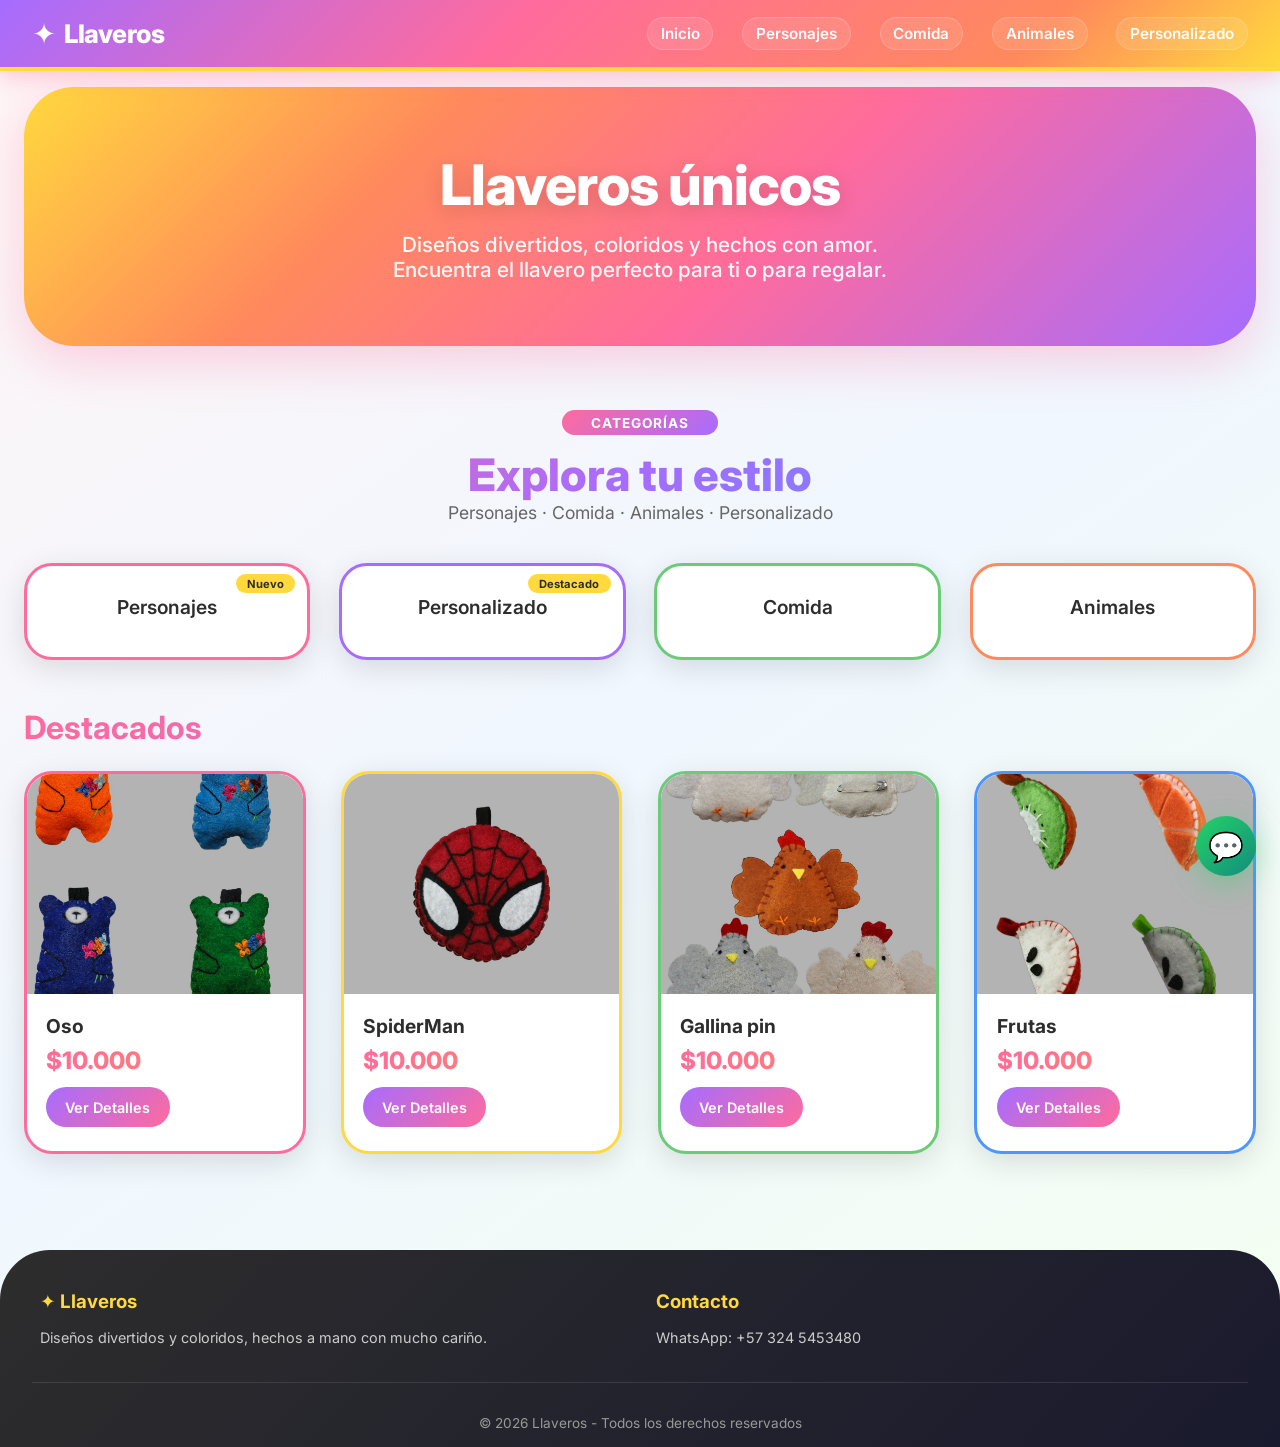
<file: index.html>
<!DOCTYPE html>
<html lang="es">
<head>
  <meta charset="UTF-8" />
  <meta name="viewport" content="width=device-width, initial-scale=1.0" />
  <title>Llaveros · Colección</title>
  <link rel="stylesheet" href="styles.css" />
  <link href="https://fonts.googleapis.com/css2?family=Inter:wght@300;400;600;700;800&display=swap" rel="stylesheet" />
</head>
<body>

<header class="header">
  <a href="index.html" class="header-logo">
    <span class="logo-icon">✦</span>
    <span class="logo-text">Llaveros</span>
  </a>
  <button class="menu-toggle" id="menuToggle">☰</button>
  <nav class="nav" id="navMenu">
    <a href="index.html">Inicio</a>
    <a href="personajes.html">Personajes</a>
    <a href="comida.html">Comida</a>
    <a href="animales.html">Animales</a>
    <a href="personalizado.html">Personalizado</a>
  </nav>
</header>

<!-- HERO -->
<section class="hero">
  <h2>Llaveros <span class="destacar">únicos</span></h2>
  <p>Diseños divertidos, coloridos y hechos con amor.<br />Encuentra el llavero perfecto para ti o para regalar.</p>
</section>

<!-- CATEGORÍAS -->
<section class="categorias-section">
  <div class="categorias-header">
    <span class="etiqueta">Categorías</span>
    <h2>Explora tu estilo</h2>
    <p>Personajes · Comida · Animales · Personalizado</p>
  </div>

  <div class="categorias-grid">
    <a href="personajes.html" class="card-categoria">
      <span class="icono-grande">Personajes</span>
      <span class="badge">Nuevo</span>
    </a>
    <a href="personalizado.html" class="card-categoria">
      <span class="icono-grande">Personalizado</span>
      <span class="badge">Destacado</span>
    </a>
    <a href="comida.html" class="card-categoria">
      <span class="icono-grande">Comida</span>
    </a>
    <a href="animales.html" class="card-categoria">
      <span class="icono-grande">Animales</span>
    </a>
  </div>

  <!-- PRODUCTOS DESTACADOS -->
  <h2 style="font-size:2rem; margin: 2.5rem 0 0.5rem; background:linear-gradient(135deg,var(--rosa),var(--morado)); -webkit-background-clip:text; background-clip:text; color:transparent;">
    Destacados
  </h2>
  <div class="productos-grid">
     <div class="producto">
      <img src="ositos.jpg" alt="Oso" />
      <div class="info">
        <h3>Oso</h3>
        <div class="precio">$10.000</div>
        <a href="producto-detalle.html?producto=oso" class="btn">Ver Detalles</a>
      </div>
    </div>
    <div class="producto">
      <img src="spiderm.jpg" alt="spider" />
      <div class="info">
        <h3>SpiderMan</h3>
        <div class="precio">$10.000</div>
        <a href="producto-detalle.html?producto=spider" class="btn">Ver Detalles</a>
      </div>
    </div>
   <div class="producto">
      <img src="pollos.jpg" alt="gallinas" />
      <div class="info">
        <h3>Gallina pin</h3>
        <div class="precio">$10.000</div>
        <a href="producto-detalle.html?producto=gallinas" class="btn">Ver Detalles</a>
      </div>
    </div>
      <div class="producto">
      <img src="fr.jpg" alt="frutas" />
      <div class="info">
        <h3>Frutas</h3>
        <div class="precio">$10.000</div>
        <a href="producto-detalle.html?producto=frutas" class="btn">Ver Detalles</a>
      </div>
    </div>
  </div>
</section>

<footer class="footer">
  <div class="footer-content">
    <div class="footer-section">
      <h3>✦ Llaveros</h3>
      <p>Diseños divertidos y coloridos, hechos a mano con mucho cariño.</p>
    </div>
    <div class="footer-section">
      <h3>Contacto</h3>
      <p>WhatsApp: +57 324 5453480</p>
    </div>
  </div>
  <div class="footer-bottom">
    <p>&copy; 2026 Llaveros - Todos los derechos reservados</p>
  </div>
</footer>

<a href="https://wa.me/573245453480" class="whatsapp" target="_blank">💬</a>

<script src="script.js"></script>
</body>
</html>
</file>
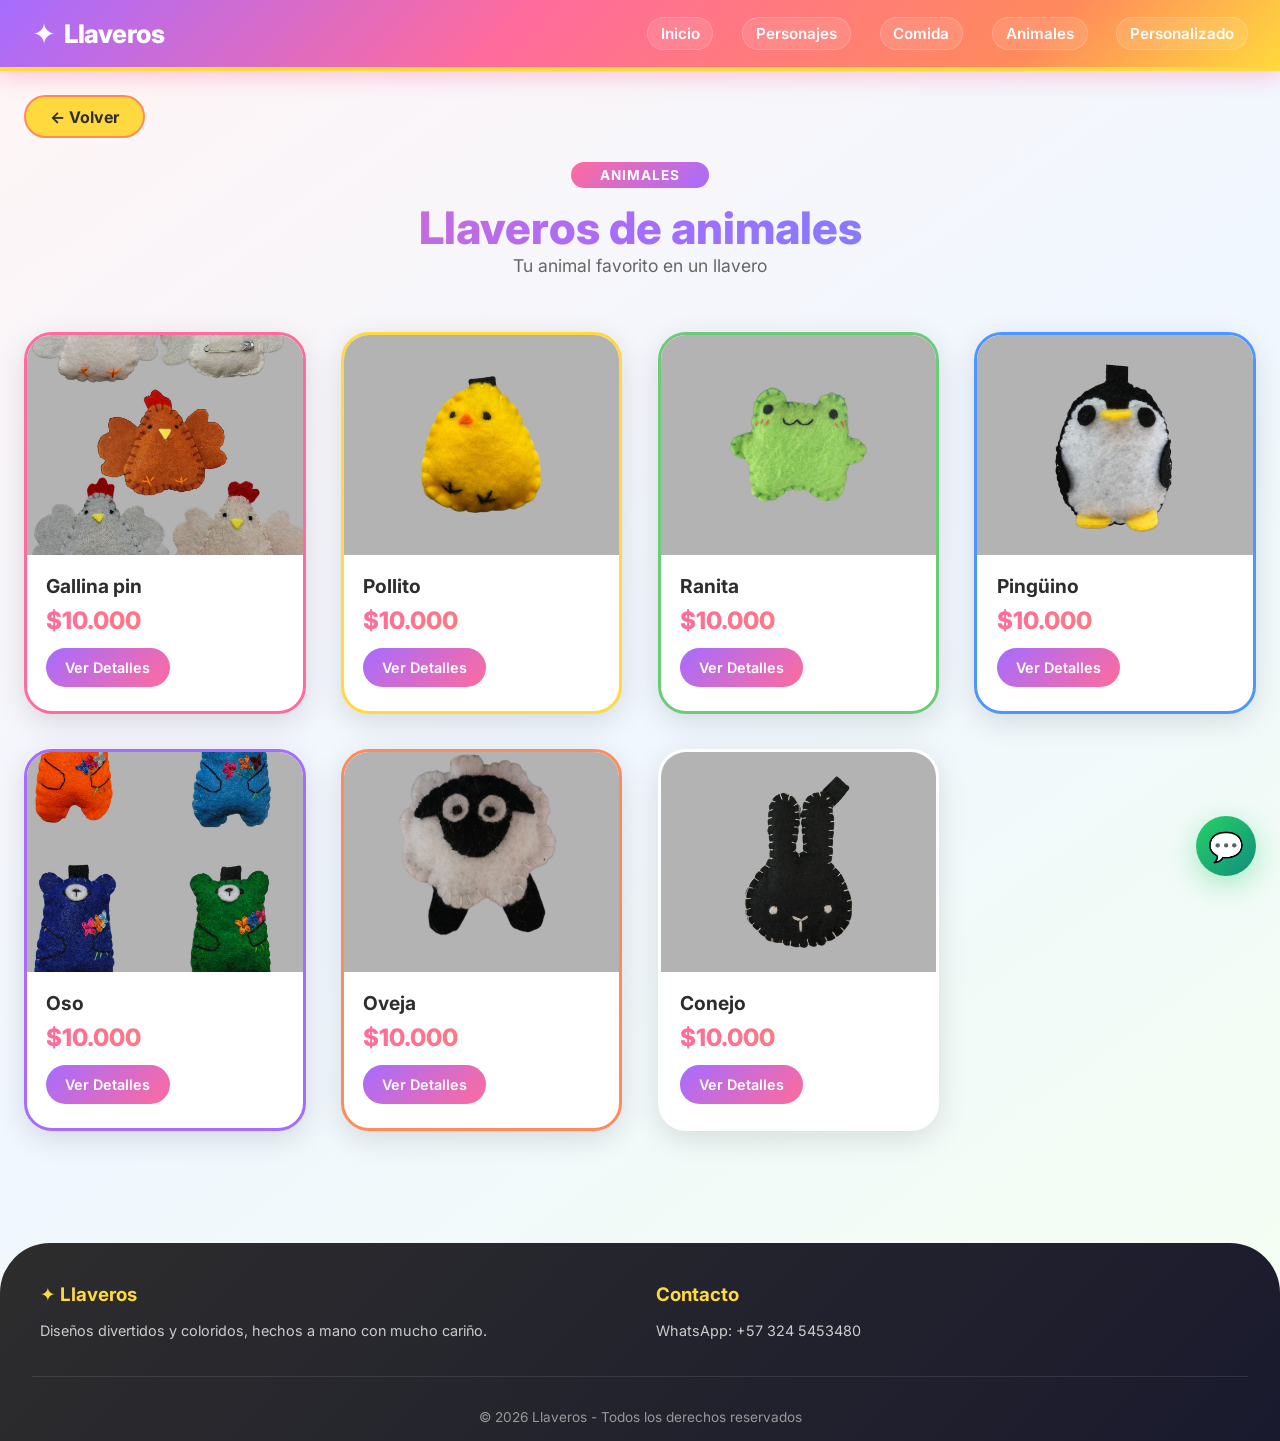
<file: animales.html>
<!DOCTYPE html>
<html lang="es">
<head>
  <meta charset="UTF-8" />
  <meta name="viewport" content="width=device-width, initial-scale=1.0" />
  <title>Animales · Llaveros</title>
  <link rel="stylesheet" href="styles.css" />
  <link href="https://fonts.googleapis.com/css2?family=Inter:wght@300;400;600;700;800&display=swap" rel="stylesheet" />
</head>
<body>

<header class="header">
  <a href="index.html" class="header-logo">
    <span class="logo-icon">✦</span>
    <span class="logo-text">Llaveros</span>
  </a>
  <button class="menu-toggle" id="menuToggle">☰</button>
  <nav class="nav" id="navMenu">
    <a href="index.html">Inicio</a>
    <a href="personajes.html">Personajes</a>
    <a href="comida.html">Comida</a>
    <a href="animales.html">Animales</a>
    <a href="personalizado.html">Personalizado</a>
  </nav>
</header>

<a href="index.html" class="volver">← Volver</a>

<section class="productos-section">
  <div class="categorias-header">
    <span class="etiqueta">Animales</span>
    <h2>Llaveros de animales</h2>
    <p>Tu animal favorito en un llavero</p>
  </div>

  <div class="productos-grid">
    <div class="producto">
      <img src="pollos.jpg" alt="gallinas" />
      <div class="info">
        <h3>Gallina pin</h3>
        <div class="precio">$10.000</div>
        <a href="producto-detalle.html?producto=gallinas" class="btn">Ver Detalles</a>
      </div>
    </div>
      <div class="producto">
      <img src="pollito.jpg" alt="pollito" />
      <div class="info">
        <h3>Pollito</h3>
        <div class="precio">$10.000</div>
        <a href="producto-detalle.html?producto=pollito" class="btn">Ver Detalles</a>
      </div>
    </div>
     <div class="producto">
      <img src="rana.jpg" alt="rana" />
      <div class="info">
        <h3>Ranita</h3>
        <div class="precio">$10.000</div>
        <a href="producto-detalle.html?producto=rana" class="btn">Ver Detalles</a>
      </div>
    </div>
    <div class="producto">
      <img src="ping.jpg" alt="pinguino" />
      <div class="info">
        <h3>Pingüino</h3>
        <div class="precio">$10.000</div>
        <a href="producto-detalle.html?producto=pinguino" class="btn">Ver Detalles</a>
      </div>
    </div>
    <div class="producto">
      <img src="ositos.jpg" alt="Oso" />
      <div class="info">
        <h3>Oso</h3>
        <div class="precio">$10.000</div>
        <a href="producto-detalle.html?producto=oso" class="btn">Ver Detalles</a>
      </div>
    </div>
    <div class="producto">
      <img src="ov.jpg" alt="Oveja" />
      <div class="info">
        <h3>Oveja</h3>
        <div class="precio">$10.000</div>
        <a href="producto-detalle.html?producto=oveja" class="btn">Ver Detalles</a>
      </div>
    </div>
     <div class="producto">
      <img src="conejito.jpg" alt="conejo" />
      <div class="info">
        <h3>Conejo</h3>
        <div class="precio">$10.000</div>
        <a href="producto-detalle.html?producto=conejo" class="btn">Ver Detalles</a>
      </div>
    </div>
  </div>
</section>

<footer class="footer">
  <div class="footer-content">
    <div class="footer-section">
      <h3>✦ Llaveros</h3>
      <p>Diseños divertidos y coloridos, hechos a mano con mucho cariño.</p>
    </div>
    <div class="footer-section">
      <h3>Contacto</h3>
      <p>WhatsApp: +57 324 5453480</p>
    </div>
  </div>
  <div class="footer-bottom">
    <p>&copy; 2026 Llaveros - Todos los derechos reservados</p>
  </div>
</footer>

<a href="https://wa.me/573245453480" class="whatsapp" target="_blank">💬</a>

<script src="script.js"></script>
</body>
</html>
</file>
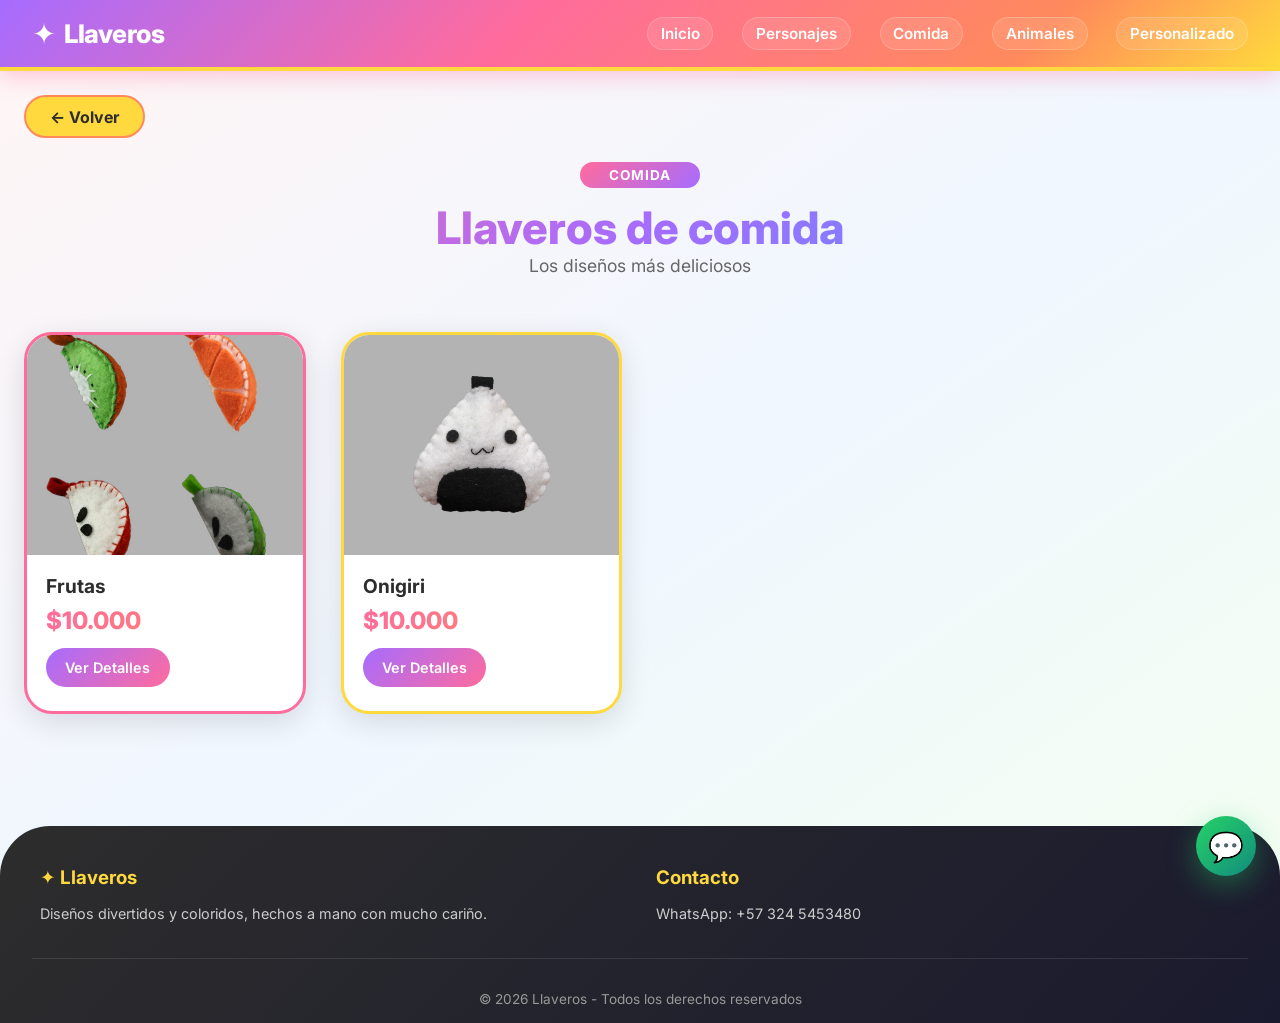
<file: comida.html>
<!DOCTYPE html>
<html lang="es">
<head>
  <meta charset="UTF-8" />
  <meta name="viewport" content="width=device-width, initial-scale=1.0" />
  <title>Comida · Llaveros</title>
  <link rel="stylesheet" href="styles.css" />
  <link href="https://fonts.googleapis.com/css2?family=Inter:wght@300;400;600;700;800&display=swap" rel="stylesheet" />
</head>
<body>

<header class="header">
  <a href="index.html" class="header-logo">
    <span class="logo-icon">✦</span>
    <span class="logo-text">Llaveros</span>
  </a>
  <button class="menu-toggle" id="menuToggle">☰</button>
  <nav class="nav" id="navMenu">
    <a href="index.html">Inicio</a>
    <a href="personajes.html">Personajes</a>
    <a href="comida.html">Comida</a>
    <a href="animales.html">Animales</a>
    <a href="personalizado.html">Personalizado</a>
  </nav>
</header>

<a href="index.html" class="volver">← Volver</a>

<section class="productos-section">
  <div class="categorias-header">
    <span class="etiqueta">Comida</span>
    <h2>Llaveros de comida</h2>
    <p>Los diseños más deliciosos</p>
  </div>

  <div class="productos-grid">
    <div class="producto">
      <img src="fr.jpg" alt="frutas" />
      <div class="info">
        <h3>Frutas</h3>
        <div class="precio">$10.000</div>
        <a href="producto-detalle.html?producto=frutas" class="btn">Ver Detalles</a>
      </div>
    </div>
       <div class="producto">
      <img src="oni.jpg" alt="oni" />
      <div class="info">
        <h3>Onigiri</h3>
        <div class="precio">$10.000</div>
        <a href="producto-detalle.html?producto=oni" class="btn">Ver Detalles</a>
      </div>
    </div>
  </div>
</section>

<footer class="footer">
  <div class="footer-content">
    <div class="footer-section">
      <h3>✦ Llaveros</h3>
      <p>Diseños divertidos y coloridos, hechos a mano con mucho cariño.</p>
    </div>
    <div class="footer-section">
      <h3>Contacto</h3>
      <p>WhatsApp: +57 324 5453480</p>
    </div>
  </div>
  <div class="footer-bottom">
    <p>&copy; 2026 Llaveros - Todos los derechos reservados</p>
  </div>
</footer>

<a href="https://wa.me/573245453480" class="whatsapp" target="_blank">💬</a>

<script src="script.js"></script>
</body>
</html>
</file>
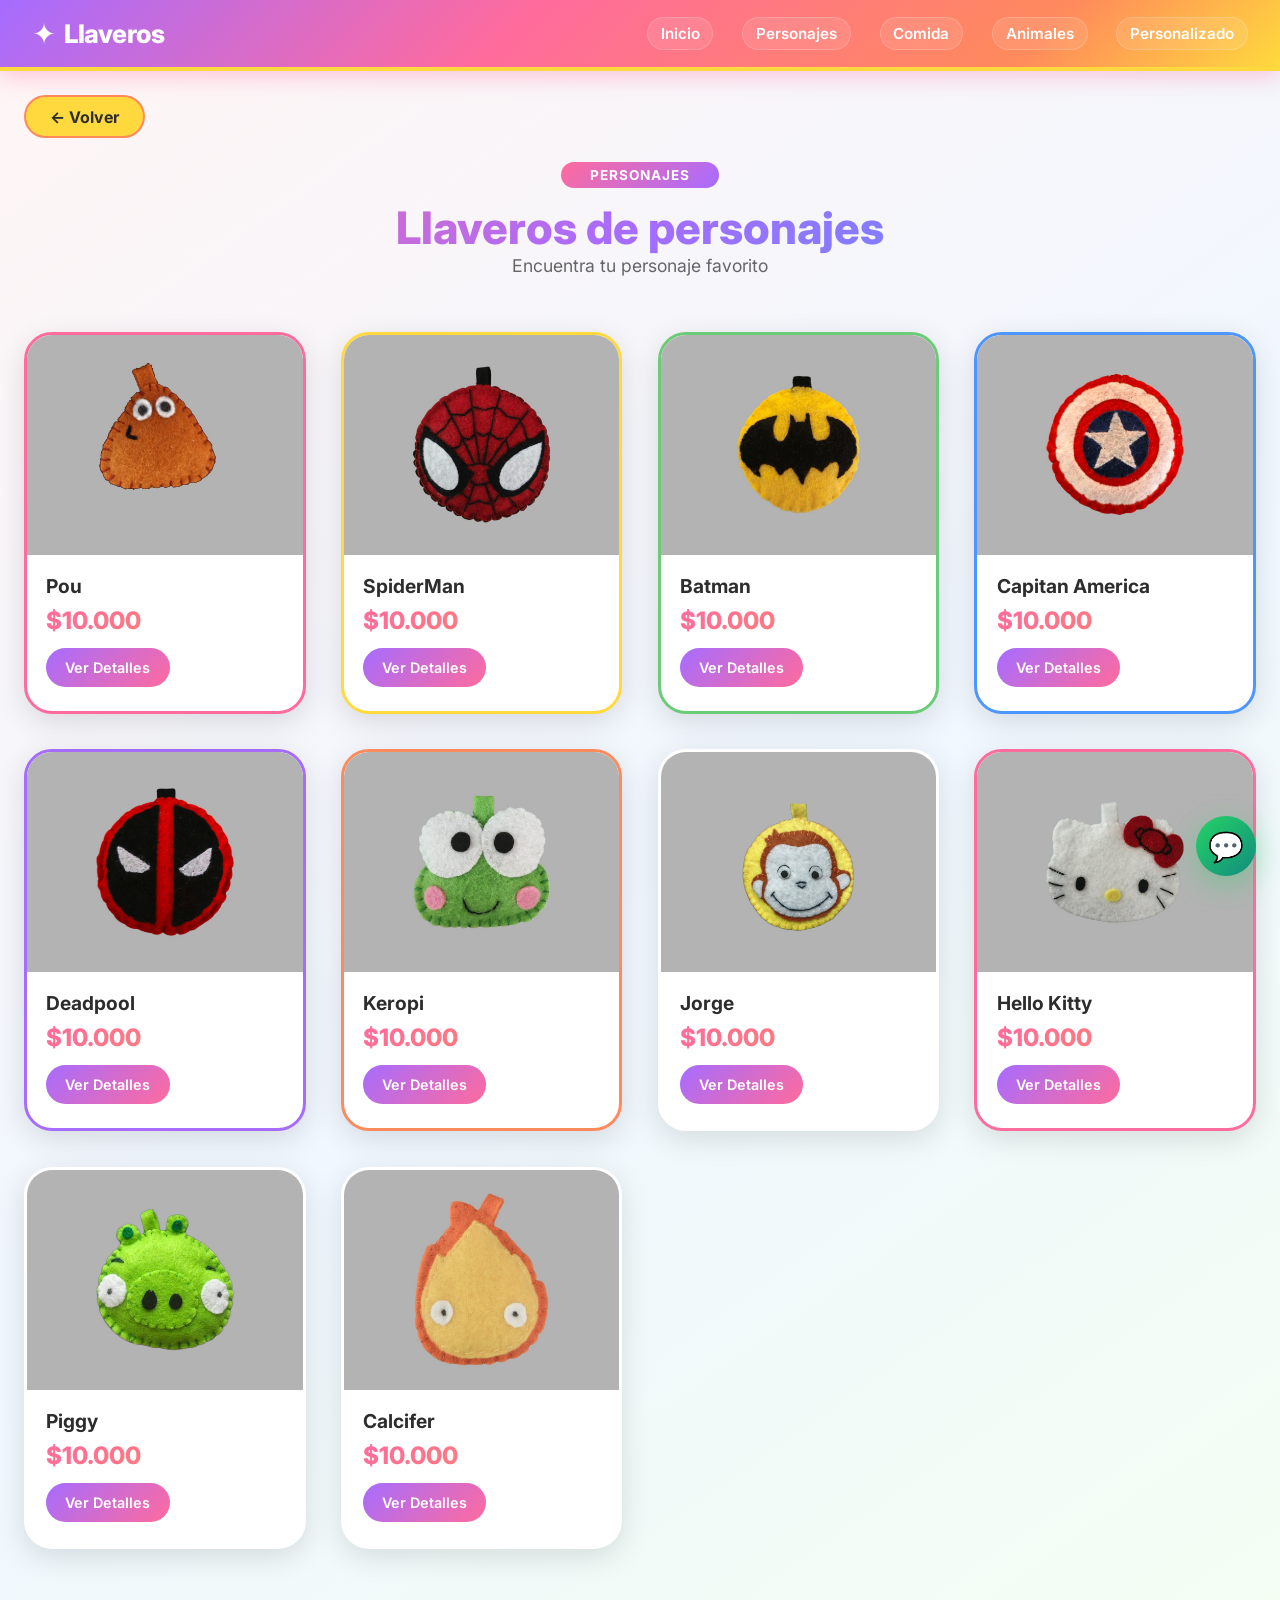
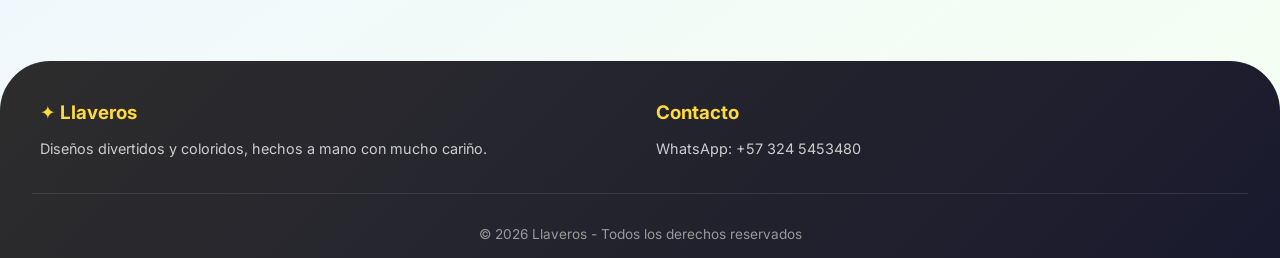
<file: personajes.html>
<!DOCTYPE html>
<html lang="es">
<head>
  <meta charset="UTF-8" />
  <meta name="viewport" content="width=device-width, initial-scale=1.0" />
  <title>Personajes · Llaveros</title>
  <link rel="stylesheet" href="styles.css" />
  <link href="https://fonts.googleapis.com/css2?family=Inter:wght@300;400;600;700;800&display=swap" rel="stylesheet" />
</head>
<body>

<header class="header">
  <a href="index.html" class="header-logo">
    <span class="logo-icon">✦</span>
    <span class="logo-text">Llaveros</span>
  </a>
  <button class="menu-toggle" id="menuToggle">☰</button>
  <nav class="nav" id="navMenu">
    <a href="index.html">Inicio</a>
    <a href="personajes.html">Personajes</a>
    <a href="comida.html">Comida</a>
    <a href="animales.html">Animales</a>
    <a href="personalizado.html">Personalizado</a>
  </nav>
</header>

<a href="index.html" class="volver">← Volver</a>

<section class="productos-section">
  <div class="categorias-header">
    <span class="etiqueta">Personajes</span>
    <h2>Llaveros de personajes</h2>
    <p>Encuentra tu personaje favorito</p>
  </div>

  <div class="productos-grid">
     <div class="producto">
      <img src="pou.jpg" alt="pou" />
      <div class="info">
        <h3>Pou</h3>
        <div class="precio">$10.000</div>
        <a href="producto-detalle.html?producto=pou" class="btn">Ver Detalles</a>
      </div>
    </div>
     <div class="producto">
      <img src="spiderm.jpg" alt="spider" />
      <div class="info">
        <h3>SpiderMan</h3>
        <div class="precio">$10.000</div>
        <a href="producto-detalle.html?producto=spider" class="btn">Ver Detalles</a>
      </div>
    </div>
     <div class="producto">
      <img src="batman.jpg" alt="Batman" />
      <div class="info">
        <h3>Batman</h3>
        <div class="precio">$10.000</div>
        <a href="producto-detalle.html?producto=Batman" class="btn">Ver Detalles</a>
      </div>
    </div>
     <div class="producto">
      <img src="cap.jpg" alt="Capitan America" />
      <div class="info">
        <h3>Capitan America</h3>
        <div class="precio">$10.000</div>
        <a href="producto-detalle.html?producto=Capitan America" class="btn">Ver Detalles</a>
      </div>
    </div>
     <div class="producto">
      <img src="ded.jpg" alt="Deadpool" />
      <div class="info">
        <h3>Deadpool</h3>
        <div class="precio">$10.000</div>
        <a href="producto-detalle.html?producto=Deadpool" class="btn">Ver Detalles</a>
      </div>
    </div>
     <div class="producto">
      <img src="kero.jpg" alt="keropi" />
      <div class="info">
        <h3>Keropi</h3>
        <div class="precio">$10.000</div>
        <a href="producto-detalle.html?producto=keropi" class="btn">Ver Detalles</a>
      </div>
    </div>
     <div class="producto">
      <img src="jorge.jpg" alt="jorge" />
      <div class="info">
        <h3>Jorge</h3>
        <div class="precio">$10.000</div>
        <a href="producto-detalle.html?producto=jorge" class="btn">Ver Detalles</a>
      </div>
    </div>
     <div class="producto">
      <img src="hll.jpg" alt="kitty" />
      <div class="info">
        <h3>Hello Kitty</h3>
        <div class="precio">$10.000</div>
        <a href="producto-detalle.html?producto=kitty" class="btn">Ver Detalles</a>
      </div>
    </div>
    
     <div class="producto">
      <img src="cer.jpg" alt="piggy" />
      <div class="info">
        <h3>Piggy</h3>
        <div class="precio">$10.000</div>
        <a href="producto-detalle.html?producto=piggy" class="btn">Ver Detalles</a>
      </div>
    </div>
     <div class="producto">
      <img src="cal (1).jpg" alt="calcifer" />
      <div class="info">
        <h3>Calcifer</h3>
        <div class="precio">$10.000</div>
        <a href="producto-detalle.html?producto=calcifer" class="btn">Ver Detalles</a>
      </div>
    </div>
  </div>
</section>

<footer class="footer">
  <div class="footer-content">
    <div class="footer-section">
      <h3>✦ Llaveros</h3>
      <p>Diseños divertidos y coloridos, hechos a mano con mucho cariño.</p>
    </div>
    <div class="footer-section">
      <h3>Contacto</h3>
      <p>WhatsApp: +57 324 5453480</p>
    </div>
  </div>
  <div class="footer-bottom">
    <p>&copy; 2026 Llaveros - Todos los derechos reservados</p>
  </div>
</footer>

<a href="https://wa.me/573245453480" class="whatsapp" target="_blank">💬</a>

<script src="script.js"></script>
</body>
</html>
</file>
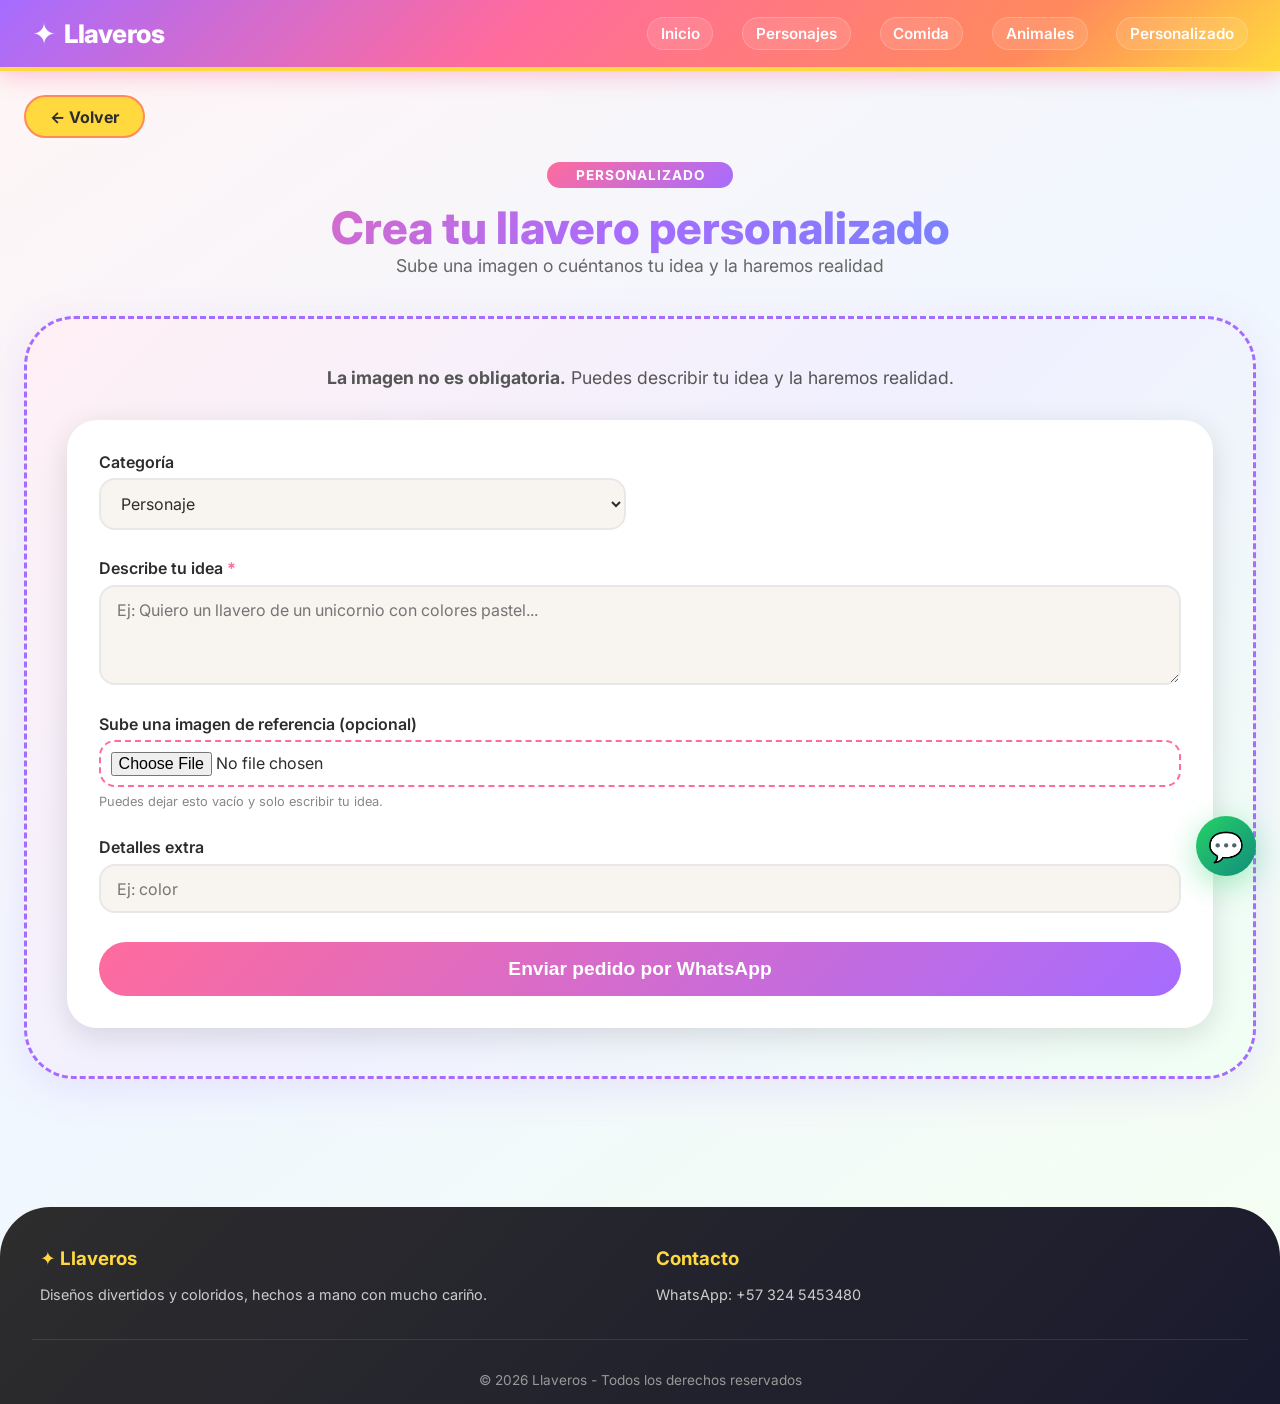
<file: personalizado.html>
<!DOCTYPE html>
<html lang="es">
<head>
  <meta charset="UTF-8" />
  <meta name="viewport" content="width=device-width, initial-scale=1.0" />
  <title>Personalizado · Llaveros</title>
  <link rel="stylesheet" href="styles.css" />
  <link href="https://fonts.googleapis.com/css2?family=Inter:wght@300;400;600;700;800&display=swap" rel="stylesheet" />
</head>
<body>

<header class="header">
  <a href="index.html" class="header-logo">
    <span class="logo-icon">✦</span>
    <span class="logo-text">Llaveros</span>
  </a>
  <button class="menu-toggle" id="menuToggle">☰</button>
  <nav class="nav" id="navMenu">
    <a href="index.html">Inicio</a>
    <a href="personajes.html">Personajes</a>
    <a href="comida.html">Comida</a>
    <a href="animales.html">Animales</a>
    <a href="personalizado.html">Personalizado</a>
  </nav>
</header>

<a href="index.html" class="volver">← Volver</a>

<section class="productos-section">
  <div class="categorias-header">
    <span class="etiqueta">Personalizado</span>
    <h2>Crea tu llavero personalizado</h2>
    <p>Sube una imagen o cuéntanos tu idea y la haremos realidad</p>
  </div>

  <div class="personalizado-section">
    <div class="personalizado-info">
      <p><strong>La imagen no es obligatoria.</strong> Puedes describir tu idea y la haremos realidad.</p>
    </div>

    <form class="form-personalizado" id="formPersonalizado">
     
      <div class="grupo">
        <label for="tipo">Categoría</label>
        <select id="tipo">
          <option value="personaje">Personaje</option>
          <option value="comida">Comida</option>
          <option value="animal">Animal</option>
          <option value="otro">Otro</option>
        </select>
      </div>
      <div class="grupo full-width">
        <label for="descripcion">Describe tu idea <span class="obligatorio">*</span></label>
        <textarea id="descripcion" placeholder="Ej: Quiero un llavero de un unicornio con colores pastel..." required></textarea>
      </div>
      <div class="grupo full-width">
        <label for="imagen">Sube una imagen de referencia (opcional)</label>
        <input type="file" id="imagen" accept="image/*" />
        <span class="ayuda">Puedes dejar esto vacío y solo escribir tu idea.</span>
      </div>
      <div class="grupo full-width">
        <label for="extra">Detalles extra</label>
        <input type="text" id="extra" placeholder="Ej: color" />
      </div>
      <button type="submit" class="btn-enviar">
        Enviar pedido por WhatsApp
      </button>
    </form>
  </div>
</section>

<footer class="footer">
  <div class="footer-content">
    <div class="footer-section">
      <h3>✦ Llaveros</h3>
      <p>Diseños divertidos y coloridos, hechos a mano con mucho cariño.</p>
    </div>
    <div class="footer-section">
      <h3>Contacto</h3>
      <p>WhatsApp: +57 324 5453480</p>
    </div>
  </div>
  <div class="footer-bottom">
    <p>&copy; 2026 Llaveros - Todos los derechos reservados</p>
  </div>
</footer>

<a href="https://wa.me/573245453480" class="whatsapp" target="_blank">💬</a>

<script src="script.js"></script>
</body>
</html>
</file>
<file: styles.css>
/* ============================================================
   ESTILOS PRINCIPALES - LLAVEROS
   ============================================================ */
:root {
  --rosa: #ff6b9d;
  --amarillo: #ffd93d;
  --verde: #6bcb77;
  --celeste: #4d96ff;
  --naranja: #ff8a5c;
  --morado: #a66cff;
  --blanco: #ffffff;
  --negro: #2d2d2d;
  --gris-claro: #f8f4f0;
  --sombra: 0 8px 30px rgba(0, 0, 0, 0.12);
  --sombra-hover: 0 16px 48px rgba(0, 0, 0, 0.2);
  --radio: 28px;
  --transition: all 0.35s cubic-bezier(0.34, 1.56, 0.64, 1);
  --primary-rose: #ff6b9d;
  --primary-dark: #2c3e50;
  --text-light: #6b7a6e;
}

* {
  margin: 0;
  padding: 0;
  box-sizing: border-box;
}

body {
  font-family: 'Inter', 'Segoe UI', system-ui, sans-serif;
  background: linear-gradient(145deg, #fff5f5 0%, #f0f7ff 50%, #f5fff0 100%);
  color: var(--negro);
  min-height: 100vh;
}

/* HEADER */
.header {
  background: linear-gradient(135deg, var(--morado) 0%, var(--rosa) 40%, var(--naranja) 80%, var(--amarillo) 100%);
  color: white;
  padding: 1rem 2rem;
  display: flex;
  justify-content: space-between;
  align-items: center;
  position: sticky;
  top: 0;
  z-index: 1000;
  box-shadow: 0 4px 25px rgba(255, 107, 157, 0.4);
  flex-wrap: wrap;
  border-bottom: 4px solid var(--amarillo);
}

.header-logo {
  display: flex;
  align-items: center;
  gap: 0.5rem;
  text-decoration: none;
  color: white;
}

.logo-icon {
  font-size: 1.8rem;
}

.logo-text {
  font-size: 1.6rem;
  font-weight: 800;
  letter-spacing: -0.5px;
}

.menu-toggle {
  display: none;
  font-size: 2rem;
  background: rgba(255, 255, 255, 0.2);
  border: 2px solid rgba(255, 255, 255, 0.4);
  color: white;
  cursor: pointer;
  padding: 0.3rem 0.9rem;
  border-radius: 50px;
  transition: var(--transition);
}

.menu-toggle:hover {
  background: white;
  color: var(--rosa);
  transform: rotate(90deg);
}

.nav {
  display: flex;
  gap: 1.8rem;
  align-items: center;
  flex-wrap: wrap;
}

.nav a {
  color: white;
  text-decoration: none;
  font-weight: 600;
  font-size: 0.95rem;
  padding: 0.4rem 0.8rem;
  border-radius: 40px;
  transition: var(--transition);
  background: rgba(255, 255, 255, 0.1);
  backdrop-filter: blur(4px);
  border: 1px solid rgba(255, 255, 255, 0.2);
}

.nav a:hover {
  background: white;
  color: var(--rosa);
  transform: scale(1.05) translateY(-2px);
  box-shadow: 0 8px 25px rgba(255, 255, 255, 0.3);
}

/* HERO */
.hero {
  background: linear-gradient(135deg, var(--amarillo) 0%, var(--naranja) 30%, var(--rosa) 60%, var(--morado) 100%);
  padding: 4rem 2rem;
  text-align: center;
  margin: 1rem 1.5rem 2rem;
  border-radius: 50px;
  box-shadow: 0 15px 50px rgba(255, 107, 157, 0.3);
  position: relative;
  overflow: hidden;
}

.hero h2 {
  font-size: 3.5rem;
  font-weight: 800;
  color: white;
  text-shadow: 0 4px 20px rgba(0, 0, 0, 0.15);
  position: relative;
  z-index: 1;
  letter-spacing: -1px;
}

.hero h2 .destacar {
  display: inline-block;
  animation: saltar 1.2s infinite alternate;
}

@keyframes saltar {
  0% { transform: translateY(0) rotate(-2deg); }
  100% { transform: translateY(-8px) rotate(2deg); }
}

.hero p {
  font-size: 1.3rem;
  color: white;
  opacity: 0.95;
  margin-top: 0.8rem;
  position: relative;
  z-index: 1;
  font-weight: 500;
}

/* CATEGORÍAS */
.categorias-section {
  padding: 2rem 1.5rem;
  max-width: 1300px;
  margin: 0 auto;
}

.categorias-header {
  text-align: center;
  margin-bottom: 2.5rem;
}

.categorias-header .etiqueta {
  display: inline-block;
  background: linear-gradient(135deg, var(--rosa), var(--morado));
  color: white;
  padding: 0.3rem 1.8rem;
  border-radius: 50px;
  font-weight: 700;
  font-size: 0.85rem;
  letter-spacing: 1px;
  text-transform: uppercase;
  margin-bottom: 0.8rem;
}

.categorias-header h2 {
  font-size: 2.8rem;
  font-weight: 800;
  background: linear-gradient(135deg, var(--rosa), var(--morado), var(--celeste));
  -webkit-background-clip: text;
  background-clip: text;
  color: transparent;
}

.categorias-header p {
  color: #666;
  font-size: 1.1rem;
}

.categorias-grid {
  display: grid;
  grid-template-columns: repeat(auto-fit, minmax(170px, 1fr));
  gap: 1.8rem;
  margin-bottom: 3rem;
}

.card-categoria {
  background: white;
  padding: 1.8rem 0.8rem;
  text-align: center;
  border-radius: var(--radio);
  box-shadow: var(--sombra);
  text-decoration: none;
  color: var(--negro);
  font-weight: 700;
  font-size: 1.1rem;
  transition: var(--transition);
  border: 3px solid transparent;
  position: relative;
}

.card-categoria .icono-grande {
  font-size: 1.2rem;
  display: block;
  margin-bottom: 0.6rem;
  font-weight: 600;
}

.card-categoria:nth-child(1) { border-color: var(--rosa); }
.card-categoria:nth-child(2) { border-color: var(--morado); }
.card-categoria:nth-child(3) { border-color: var(--verde); }
.card-categoria:nth-child(4) { border-color: var(--naranja); }

.card-categoria:hover {
  transform: translateY(-12px) scale(1.02);
  box-shadow: var(--sombra-hover);
  background: var(--gris-claro);
}

.card-categoria .badge {
  position: absolute;
  top: 8px;
  right: 12px;
  background: var(--amarillo);
  color: var(--negro);
  font-size: 0.7rem;
  padding: 0.15rem 0.7rem;
  border-radius: 30px;
  font-weight: 700;
}

/* PRODUCTOS */
.productos-section {
  padding: 1rem 1.5rem 3rem;
  max-width: 1300px;
  margin: 0 auto;
}

.productos-grid {
  display: grid;
  grid-template-columns: repeat(auto-fill, minmax(250px, 1fr));
  gap: 2.2rem;
  padding: 1rem 0;
}

.producto {
  background: white;
  border-radius: var(--radio);
  overflow: hidden;
  box-shadow: var(--sombra);
  transition: var(--transition);
  border: 3px solid transparent;
  display: flex;
  flex-direction: column;
}

.producto:nth-child(1) { border-color: var(--rosa); }
.producto:nth-child(2) { border-color: var(--amarillo); }
.producto:nth-child(3) { border-color: var(--verde); }
.producto:nth-child(4) { border-color: var(--celeste); }
.producto:nth-child(5) { border-color: var(--morado); }
.producto:nth-child(6) { border-color: var(--naranja); }
.producto:nth-child(7) { border-color: var(--blanco); }
.producto:nth-child(8) { border-color: var(--primary-rose); }

.producto:hover {
  transform: translateY(-10px);
  box-shadow: var(--sombra-hover);
}

.producto img {
  width: 100%;
  height: 220px;
  object-fit: cover;
  background: linear-gradient(135deg, #ffe8e8, #e8f0ff);
  transition: transform 0.4s ease;
}

.producto:hover img {
  transform: scale(1.05);
}

.producto .info {
  padding: 1.2rem 1.2rem 1.5rem;
  flex: 1;
  display: flex;
  flex-direction: column;
}

.producto .info h3 {
  font-size: 1.2rem;
  font-weight: 700;
  margin-bottom: 0.3rem;
  color: var(--negro);
}

.producto .info .precio {
  font-size: 1.5rem;
  font-weight: 800;
  background: linear-gradient(135deg, var(--rosa), var(--naranja));
  -webkit-background-clip: text;
  background-clip: text;
  color: transparent;
  margin: 0.2rem 0 0.8rem;
}

.producto .info .btn {
  display: inline-block;
  padding: 0.7rem 1.2rem;
  background: linear-gradient(135deg, var(--morado), var(--rosa));
  color: white;
  text-align: center;
  border-radius: 50px;
  text-decoration: none;
  font-weight: 600;
  font-size: 0.9rem;
  transition: var(--transition);
  border: none;
  cursor: pointer;
  margin-top: auto;
  align-self: flex-start;
}

.producto .info .btn:hover {
  transform: scale(1.05) translateY(-2px);
  box-shadow: 0 8px 25px rgba(166, 108, 255, 0.4);
}

/* VOLVER */
.volver {
  display: inline-flex;
  align-items: center;
  gap: 0.5rem;
  margin: 1.5rem 1.5rem 0.5rem;
  padding: 0.6rem 1.5rem;
  background: var(--amarillo);
  color: var(--negro);
  border-radius: 50px;
  text-decoration: none;
  font-weight: 700;
  transition: var(--transition);
  border: 2px solid var(--naranja);
}

.volver:hover {
  background: var(--naranja);
  color: white;
  transform: translateX(-6px);
  border-color: var(--rosa);
}

/* DETALLE DEL PRODUCTO */
.detalle-container {
  max-width: 1200px;
  margin: 0 auto;
  padding: 2rem;
}

.detalle-producto {
  display: grid;
  grid-template-columns: 1fr 1fr;
  gap: 3rem;
  background: white;
  border-radius: 30px;
  overflow: hidden;
  box-shadow: var(--sombra);
  margin-top: 1rem;
}

.detalle-imagen {
  background: linear-gradient(135deg, #f5e6d3, #e8d9c4);
  padding: 2rem;
  display: flex;
  flex-direction: column;
  align-items: center;
  justify-content: center;
}

.imagen-principal-container {
  width: 100%;
  display: flex;
  align-items: center;
  justify-content: center;
  margin-bottom: 1.5rem;
}

.imagen-principal-container img {
  width: 100%;
  max-width: 450px;
  height: auto;
  border-radius: 20px;
  transition: transform 0.3s ease;
}

.imagen-principal-container img:hover {
  transform: scale(1.02);
}

.miniaturas-horizontales {
  display: flex;
  justify-content: center;
  gap: 1rem;
  flex-wrap: wrap;
  width: 100%;
}

.miniatura-horizontal {
  width: 80px;
  height: 80px;
  border-radius: 12px;
  overflow: hidden;
  cursor: pointer;
  border: 3px solid transparent;
  transition: all 0.3s ease;
  background: white;
}

.miniatura-horizontal img {
  width: 100%;
  height: 100%;
  object-fit: cover;
}

.miniatura-horizontal:hover {
  transform: scale(1.05);
}

.miniatura-horizontal.activa {
  border-color: var(--primary-rose);
  box-shadow: 0 4px 12px rgba(255, 107, 157, 0.3);
}

.detalle-info {
  padding: 2rem 2rem 2rem 0;
}

.detalle-info h1 {
  font-size: 2rem;
  color: var(--primary-dark);
  margin-bottom: 0.5rem;
}

.precio {
  font-size: 2rem;
  font-weight: 700;
  background: linear-gradient(135deg, var(--rosa), var(--naranja));
  -webkit-background-clip: text;
  background-clip: text;
  color: transparent;
  margin-bottom: 1.5rem;
}

/* SELECTOR DE COLOR */
.selector-color {
  margin-top: 0.5rem;
}

.selector-color.oculto {
  display: none;
}

.selector-color h3 {
  color: var(--primary-dark);
  margin-bottom: 0.8rem;
  font-size: 1.1rem;
}

.colores {
  display: flex;
  gap: 0.8rem;
  flex-wrap: wrap;
}

.color-btn {
  display: flex;
  align-items: center;
  gap: 0.6rem;
  padding: 0.5rem 1rem;
  background: white;
  border: 2px solid #e0e0e0;
  border-radius: 40px;
  cursor: pointer;
  transition: var(--transition);
  font-size: 0.9rem;
  font-weight: 500;
}

.color-btn:hover {
  border-color: var(--primary-rose);
  transform: translateY(-2px);
}

.color-btn.active {
  border-color: var(--primary-rose);
  background: rgba(255, 107, 157, 0.1);
  box-shadow: 0 4px 12px rgba(255, 107, 157, 0.2);
}

.color-muestra {
  width: 24px;
  height: 24px;
  border-radius: 50%;
  display: inline-block;
  box-shadow: 0 2px 4px rgba(0, 0, 0, 0.1);
}

.seleccionado-texto {
  margin-top: 0.8rem;
  color: var(--text-light);
  font-size: 0.9rem;
}

.seleccionado-texto span {
  font-weight: 600;
  color: var(--primary-rose);
}

.obligatorio {
  color: var(--primary-rose);
  font-weight: 700;
}

/* CANTIDAD */
.cantidad-selector {
  margin-top: 1.5rem;
}

.cantidad-selector h3 {
  color: var(--primary-dark);
  margin-bottom: 0.8rem;
  font-size: 1.1rem;
}

.cantidad-control {
  display: flex;
  align-items: center;
  gap: 1rem;
  margin-bottom: 1rem;
}

.cantidad-btn {
  width: 40px;
  height: 40px;
  border: 2px solid #e0e0e0;
  background: white;
  border-radius: 12px;
  font-size: 1.2rem;
  cursor: pointer;
  transition: var(--transition);
  font-weight: bold;
  color: var(--negro);
}

.cantidad-btn:hover {
  border-color: var(--primary-rose);
  background: var(--primary-rose);
  color: white;
}

.cantidad-control input {
  width: 80px;
  height: 40px;
  text-align: center;
  font-size: 1.1rem;
  border: 2px solid #e0e0e0;
  border-radius: 12px;
  background: white;
  font-weight: 500;
  color: var(--negro);
}

/* TOTAL */
.total-precio {
  display: flex;
  justify-content: space-between;
  align-items: center;
  padding: 1rem 0;
  border-top: 2px solid #f0f0f0;
  margin: 1rem 0;
}

.total-precio h3 {
  color: var(--primary-dark);
  font-size: 1.1rem;
}

.total-monto {
  font-size: 1.8rem;
  font-weight: 700;
  background: linear-gradient(135deg, var(--rosa), var(--naranja));
  -webkit-background-clip: text;
  background-clip: text;
  color: transparent;
}

/* NOTA ADICIONAL */
.nota-adicional {
  margin: 1rem 0 1.5rem;
}

.nota-adicional h3 {
  color: var(--primary-dark);
  margin-bottom: 0.5rem;
  font-size: 1.1rem;
}

.nota-adicional textarea {
  width: 100%;
  padding: 0.8rem 1rem;
  border: 2px solid #e0e0e0;
  border-radius: 16px;
  font-size: 0.95rem;
  transition: all 0.3s ease;
  background: #f8f8f8;
  font-family: inherit;
  resize: vertical;
  min-height: 70px;
  color: var(--negro);
}

.nota-adicional textarea:focus {
  border-color: var(--primary-rose);
  outline: none;
  box-shadow: 0 0 0 4px rgba(255, 107, 157, 0.15);
  background: white;
}

.nota-adicional .ayuda {
  font-size: 0.8rem;
  color: #999;
  margin-top: 0.3rem;
  display: block;
}

/* BOTÓN COMPRAR */
.btn-comprar {
  width: 100%;
  padding: 1rem;
  background: linear-gradient(135deg, var(--rosa), var(--morado));
  color: white;
  border: none;
  border-radius: 50px;
  font-size: 1.2rem;
  font-weight: 700;
  cursor: pointer;
  transition: var(--transition);
  margin-top: 0.5rem;
}

.btn-comprar:hover {
  transform: scale(1.02) translateY(-3px);
  box-shadow: 0 10px 30px rgba(255, 107, 157, 0.4);
}

/* PERSONALIZADO */
.personalizado-section {
  background: linear-gradient(135deg, #fff0f5, #f0f0ff, #f0fff4);
  border-radius: 50px;
  padding: 3rem 2.5rem;
  margin: 2rem 0;
  border: 3px dashed var(--morado);
  box-shadow: 0 10px 40px rgba(166, 108, 255, 0.15);
}

.personalizado-info {
  text-align: center;
  margin-bottom: 2rem;
  font-size: 1.1rem;
  color: #555;
}

.form-personalizado {
  display: grid;
  grid-template-columns: 1fr 1fr;
  gap: 1.8rem;
  background: white;
  padding: 2rem;
  border-radius: 30px;
  box-shadow: var(--sombra);
}

.form-personalizado .grupo {
  display: flex;
  flex-direction: column;
  gap: 0.4rem;
}

.form-personalizado .grupo label {
  font-weight: 600;
  color: var(--negro);
}

.form-personalizado .grupo input,
.form-personalizado .grupo textarea,
.form-personalizado .grupo select {
  padding: 0.8rem 1rem;
  border: 2px solid #e8e8e8;
  border-radius: 16px;
  font-size: 1rem;
  transition: var(--transition);
  background: var(--gris-claro);
  font-family: inherit;
  color: var(--negro);
}

.form-personalizado .grupo input:focus,
.form-personalizado .grupo textarea:focus,
.form-personalizado .grupo select:focus {
  border-color: var(--morado);
  outline: none;
  box-shadow: 0 0 0 4px rgba(166, 108, 255, 0.15);
  background: white;
}

.form-personalizado .grupo textarea {
  min-height: 100px;
  resize: vertical;
}

.form-personalizado .grupo input[type="file"] {
  padding: 0.6rem;
  background: white;
  border: 2px dashed var(--rosa);
}

.form-personalizado .full-width {
  grid-column: 1 / -1;
}

.form-personalizado .ayuda {
  font-size: 0.8rem;
  color: #888;
}

.form-personalizado .btn-enviar {
  grid-column: 1 / -1;
  padding: 1rem;
  background: linear-gradient(135deg, var(--rosa), var(--morado));
  color: white;
  border: none;
  border-radius: 50px;
  font-size: 1.2rem;
  font-weight: 700;
  cursor: pointer;
  transition: var(--transition);
}

.form-personalizado .btn-enviar:hover {
  transform: scale(1.02) translateY(-3px);
  box-shadow: 0 12px 35px rgba(255, 107, 157, 0.4);
}

/* WHATSAPP FLOTANTE */
.whatsapp {
  position: fixed;
  bottom: 24px;
  right: 24px;
  background: linear-gradient(135deg, #25D366, #128C7E);
  color: white;
  font-size: 1.8rem;
  width: 60px;
  height: 60px;
  display: flex;
  align-items: center;
  justify-content: center;
  border-radius: 50%;
  text-decoration: none;
  box-shadow: 0 8px 30px rgba(37, 211, 102, 0.4);
  transition: var(--transition);
  z-index: 99;
  animation: flotar 2.5s ease-in-out infinite;
}

@keyframes flotar {
  0%, 100% { transform: translateY(0) scale(1); }
  50% { transform: translateY(-10px) scale(1.05); }
}

.whatsapp:hover {
  transform: scale(1.12) rotate(5deg);
  box-shadow: 0 12px 40px rgba(37, 211, 102, 0.6);
  animation: none;
}

/* FOOTER */
.footer {
  background: linear-gradient(135deg, var(--negro), #1a1a2e);
  color: white;
  margin-top: 3rem;
  padding: 2.5rem 2rem 1rem;
  border-radius: 50px 50px 0 0;
}

.footer-content {
  display: grid;
  grid-template-columns: repeat(auto-fit, minmax(200px, 1fr));
  gap: 2rem;
  max-width: 1200px;
  margin: 0 auto;
}

.footer-section h3 {
  color: var(--amarillo);
  margin-bottom: 0.8rem;
}

.footer-section p {
  color: #ccc;
  font-size: 0.9rem;
  line-height: 1.7;
}

.footer-bottom {
  text-align: center;
  padding-top: 2rem;
  margin-top: 2rem;
  border-top: 1px solid rgba(255, 255, 255, 0.1);
  color: #999;
  font-size: 0.85rem;
}

/* RESPONSIVE */
@media (max-width: 768px) {
  .header {
    padding: 0.8rem 1.2rem;
  }

  .menu-toggle {
    display: block;
  }

  .nav {
    display: none;
    flex-direction: column;
    width: 100%;
    background: linear-gradient(135deg, var(--morado), var(--rosa));
    padding: 1rem 0;
    margin-top: 0.8rem;
    border-radius: 20px;
    gap: 0.5rem;
  }

  .nav a {
    background: transparent;
    border: none;
    width: 100%;
    text-align: center;
    padding: 0.7rem;
  }

  .nav a:hover {
    background: white;
    color: var(--morado);
    transform: none;
  }

  .nav.active {
    display: flex;
  }

  .hero {
    padding: 2.5rem 1.2rem;
    margin: 0.8rem 0.8rem 1.5rem;
    border-radius: 30px;
  }

  .hero h2 {
    font-size: 2.2rem;
  }

  .hero p {
    font-size: 1rem;
  }

  .categorias-header h2 {
    font-size: 2rem;
  }

  .categorias-grid {
    grid-template-columns: repeat(2, 1fr);
    gap: 1rem;
  }

  .productos-grid {
    grid-template-columns: 1fr 1fr;
    gap: 1.2rem;
  }

  .detalle-producto {
    grid-template-columns: 1fr;
    gap: 1rem;
  }

  .detalle-info {
    padding: 0 1.5rem 2rem;
  }

  .detalle-info h1 {
    font-size: 1.5rem;
  }

  .precio {
    font-size: 1.5rem;
  }

  .personalizado-section {
    padding: 1.5rem;
    margin: 1.5rem 0;
  }

  .form-personalizado {
    grid-template-columns: 1fr;
    padding: 1.2rem;
  }

  .form-personalizado .full-width {
    grid-column: 1;
  }

  .footer {
    border-radius: 30px 30px 0 0;
    padding: 1.8rem 1.2rem 1rem;
  }
}

@media (max-width: 480px) {
  .productos-grid {
    grid-template-columns: 1fr;
  }

  .categorias-grid {
    grid-template-columns: 1fr 1fr;
  }

  .hero h2 {
    font-size: 1.8rem;
  }

  .logo-text {
    font-size: 1.3rem;
  }

  .miniatura-horizontal {
    width: 60px;
    height: 60px;
  }
}
</file>
